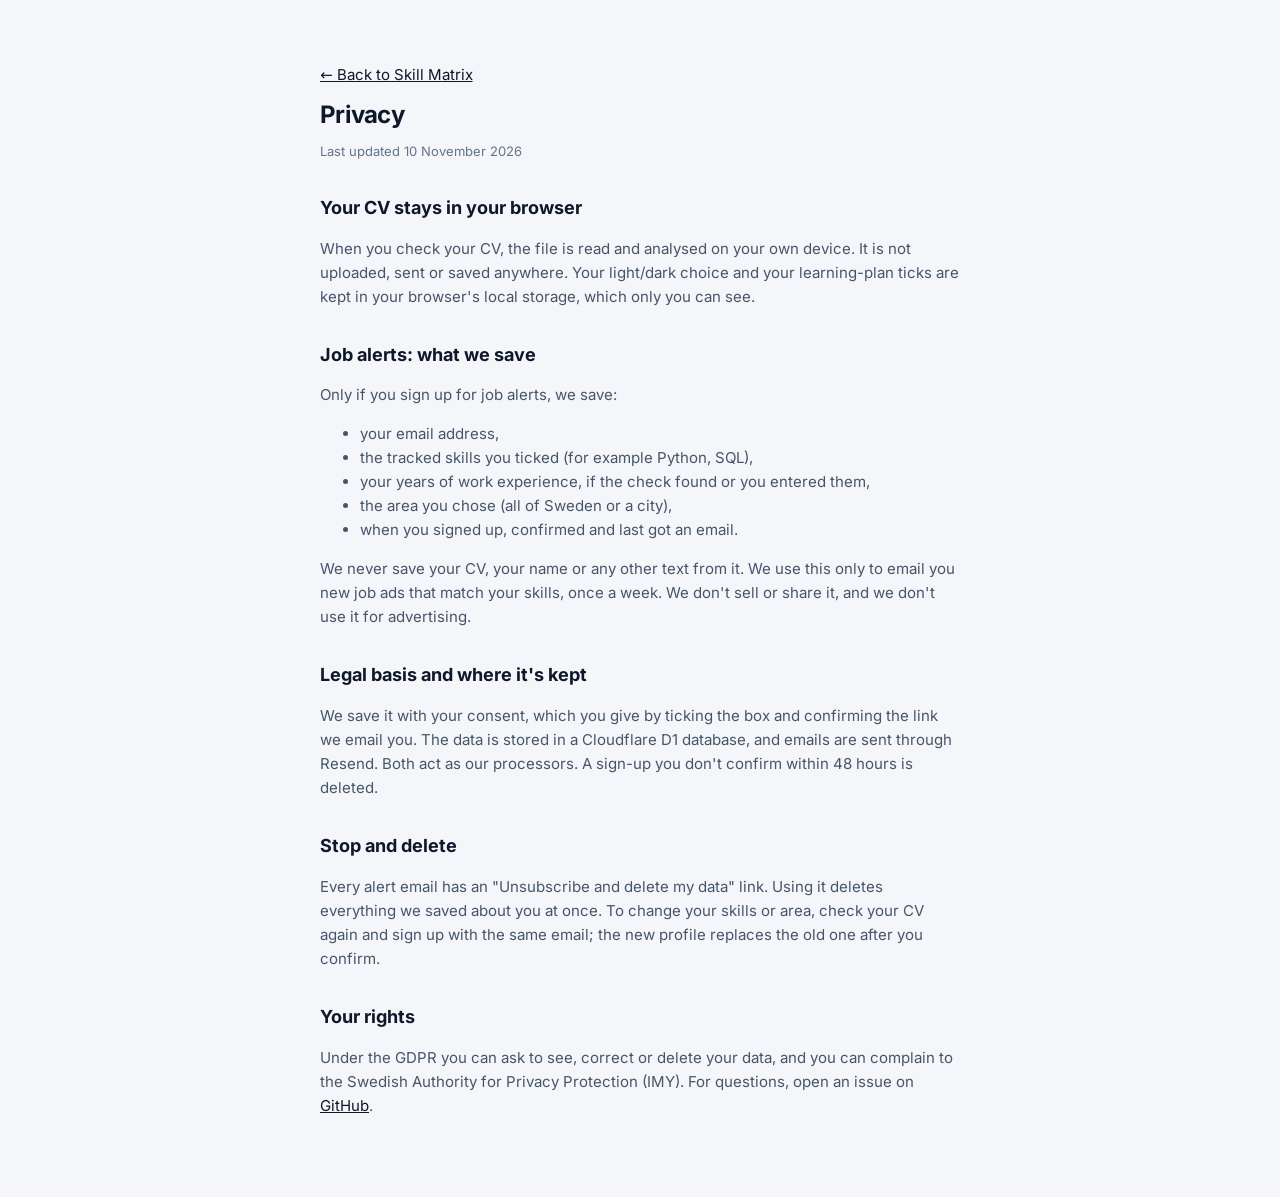
<file: frontend/privacy.html>
<!DOCTYPE html>
<html lang="en">
<head>
    <meta charset="UTF-8">
    <meta name="viewport" content="width=device-width, initial-scale=1.0">
    <title>Privacy · Skill Matrix</title>
    <meta name="description" content="What Skill Matrix stores about you, and how to delete it.">
    <link rel="canonical" href="https://skillmatris.com/frontend/privacy.html">
    <link rel="stylesheet" href="styles.css">
    <script>
        try {
            const saved = localStorage.getItem('techTrends.theme');
            if (saved === 'light' || saved === 'dark') document.documentElement.dataset.theme = saved;
        } catch {}
    </script>
    <style>
        .privacy { max-width: 44rem; margin: 0 auto; padding: 3rem var(--gutter) 4rem; }
        .privacy h1 { font-size: var(--fs-xl); margin: 0 0 0.5rem; }
        .privacy h2 { font-size: var(--fs-lg); margin: 2rem 0 0.5rem; }
        .privacy p, .privacy li { color: var(--text-secondary); line-height: 1.6; }
        .privacy a { color: var(--text-primary); }
        .privacy .updated { color: var(--text-muted); font-size: var(--fs-sm); }
    </style>
</head>
<body>
    <main class="privacy">
        <p><a href="index.html">← Back to Skill Matrix</a></p>
        <h1>Privacy</h1>
        <p class="updated">Last updated 10 November 2026</p>

        <h2>Your CV stays in your browser</h2>
        <p>When you check your CV, the file is read and analysed on your own device. It is not uploaded, sent or saved anywhere. Your light/dark choice and your learning-plan ticks are kept in your browser's local storage, which only you can see.</p>

        <h2>Job alerts: what we save</h2>
        <p>Only if you sign up for job alerts, we save:</p>
        <ul>
            <li>your email address,</li>
            <li>the tracked skills you ticked (for example Python, SQL),</li>
            <li>your years of work experience, if the check found or you entered them,</li>
            <li>the area you chose (all of Sweden or a city),</li>
            <li>when you signed up, confirmed and last got an email.</li>
        </ul>
        <p>We never save your CV, your name or any other text from it. We use this only to email you new job ads that match your skills, once a week. We don't sell or share it, and we don't use it for advertising.</p>

        <h2>Legal basis and where it's kept</h2>
        <p>We save it with your consent, which you give by ticking the box and confirming the link we email you. The data is stored in a Cloudflare D1 database, and emails are sent through Resend. Both act as our processors. A sign-up you don't confirm within 48 hours is deleted.</p>

        <h2>Stop and delete</h2>
        <p>Every alert email has an "Unsubscribe and delete my data" link. Using it deletes everything we saved about you at once. To change your skills or area, check your CV again and sign up with the same email; the new profile replaces the old one after you confirm.</p>

        <h2>Your rights</h2>
        <p>Under the GDPR you can ask to see, correct or delete your data, and you can complain to the Swedish Authority for Privacy Protection (IMY). For questions, open an issue on <a href="https://github.com/aamirusaf/sweden-tech-trends/issues" target="_blank" rel="noopener noreferrer">GitHub</a>.</p>
    </main>
</body>
</html>
</file>
<file: frontend/styles.css>
/* Skill Matrix design tokens.
   One set of tokens drives the page and the charts (app.js reads them with
   getComputedStyle), so light and dark mode stay in step. The categorical chart
   colors live in app.js and were validated for colorblind separation against
   both card surfaces below. */

@font-face {
    font-family: "Inter";
    src: url("fonts/inter-latin-wght-normal.woff2") format("woff2");
    font-weight: 100 900;
    font-style: normal;
    font-display: swap;
}

:root {
    color-scheme: light;
    --page: #f4f6f9;
    --surface: #ffffff;
    --surface-2: #f7f9fb;
    --surface-3: #eef1f5;
    --text-primary: #0f172a;
    --text-secondary: #475569;
    --text-muted: #64748b;
    --border: rgba(15, 23, 42, 0.08);
    --border-strong: rgba(15, 23, 42, 0.18);
    --gridline: #e8ecf1;
    --axis: #cbd2dc;
    --accent: #0f172a;
    --accent-ink: #ffffff;
    --focus: #2a78d6;
    --brand-blue: #005293;
    --brand-yellow: #fecb00;
    --good: #0f8a5f;
    --bad: #c2410c;
    --tooltip-bg: #0f172a;
    --tooltip-ink: #f8fafc;
    /* Job titles: one hue, used for their bars, sparklines and the heatmap scale. */
    --title: #6250d6;
    --title-ink: #ffffff;
    --shadow-sm: 0 1px 2px rgba(15, 23, 42, 0.04), 0 1px 3px rgba(15, 23, 42, 0.06);
    --shadow-md: 0 4px 16px -4px rgba(15, 23, 42, 0.10);

    --font-sans: "Inter", ui-sans-serif, system-ui, -apple-system, "Segoe UI", Roboto, Helvetica, Arial, sans-serif;

    /* type scale (1.2 ratio) */
    --fs-xs: 0.75rem;
    --fs-sm: 0.8125rem;
    --fs-base: 0.9375rem;
    --fs-md: 1rem;
    --fs-lg: 1.125rem;
    --fs-xl: 1.5rem;
    --fs-display: clamp(2rem, 1.4rem + 2.6vw, 3.25rem);

    --radius-sm: 8px;
    --radius: 14px;
    --content: 1200px;
    --gutter: clamp(1rem, 3vw, 2rem);
}

/* Dark mode: follows the OS unless the viewer picked light with the toggle. */
@media (prefers-color-scheme: dark) {
    :root:not([data-theme="light"]) {
        color-scheme: dark;
        --page: #0b0f15;
        --surface: #121821;
        --surface-2: #161d28;
        --surface-3: #1d2532;
        --text-primary: #e8edf4;
        --text-secondary: #a9b3c1;
        --text-muted: #8591a3;
        --border: rgba(255, 255, 255, 0.07);
        --border-strong: rgba(255, 255, 255, 0.18);
        --gridline: #212a36;
        --axis: #333d4b;
        --accent: #e8edf4;
        --accent-ink: #0b0f15;
        --focus: #3987e5;
        --good: #34c08b;
        --bad: #f08a5d;
        --tooltip-bg: #e8edf4;
        --tooltip-ink: #0b0f15;
        --title: #9085e9;
        --title-ink: #0b0f15;
        --shadow-sm: 0 1px 2px rgba(0, 0, 0, 0.3);
        --shadow-md: 0 6px 20px -6px rgba(0, 0, 0, 0.5);
    }
}

:root[data-theme="dark"] {
    color-scheme: dark;
    --page: #0b0f15;
    --surface: #121821;
    --surface-2: #161d28;
    --surface-3: #1d2532;
    --text-primary: #e8edf4;
    --text-secondary: #a9b3c1;
    --text-muted: #8591a3;
    --border: rgba(255, 255, 255, 0.07);
    --border-strong: rgba(255, 255, 255, 0.18);
    --gridline: #212a36;
    --axis: #333d4b;
    --accent: #e8edf4;
    --accent-ink: #0b0f15;
    --focus: #3987e5;
    --good: #34c08b;
    --bad: #f08a5d;
    --tooltip-bg: #e8edf4;
    --tooltip-ink: #0b0f15;
    --title: #9085e9;
    --title-ink: #0b0f15;
    --shadow-sm: 0 1px 2px rgba(0, 0, 0, 0.3);
    --shadow-md: 0 6px 20px -6px rgba(0, 0, 0, 0.5);
}

* {
    box-sizing: border-box;
}

html {
    scroll-behavior: smooth;
    scroll-padding-top: 8rem;
}

@media (prefers-reduced-motion: reduce) {
    html { scroll-behavior: auto; }
}

body {
    margin: 0;
    font-family: var(--font-sans);
    font-size: var(--fs-base);
    line-height: 1.55;
    font-feature-settings: "cv11", "ss01";
    -webkit-font-smoothing: antialiased;
    background-color: var(--page);
    color: var(--text-primary);
}

a {
    color: inherit;
}

:focus-visible {
    outline: 2px solid var(--focus);
    outline-offset: 2px;
    border-radius: 4px;
}

/* ---------- Top bar ---------- */

.topbar {
    background-color: var(--surface);
    border-bottom: 1px solid var(--border);
}

.topbar-inner {
    max-width: var(--content);
    margin: 0 auto;
    padding: 0.75rem var(--gutter);
    display: flex;
    align-items: center;
    gap: 1.5rem;
}

.brand {
    display: inline-flex;
    align-items: center;
    gap: 0.625rem;
    font-weight: 700;
    font-size: var(--fs-md);
    letter-spacing: -0.01em;
    text-decoration: none;
}

/* A small nod to the Swedish flag: blue square, yellow cross. */
.brand-mark {
    width: 22px;
    height: 22px;
    border-radius: 6px;
    background:
        linear-gradient(var(--brand-yellow), var(--brand-yellow)) 7px 0 / 4px 100% no-repeat,
        linear-gradient(var(--brand-yellow), var(--brand-yellow)) 0 9px / 100% 4px no-repeat,
        var(--brand-blue);
}

.topnav {
    display: flex;
    gap: 0.25rem;
    margin-left: auto;
}

.topnav a {
    font-size: var(--fs-sm);
    font-weight: 500;
    color: var(--text-secondary);
    text-decoration: none;
    padding: 0.375rem 0.75rem;
    border-radius: 999px;
    transition: background-color 0.15s ease, color 0.15s ease;
}

.topnav a:hover {
    color: var(--text-primary);
    background-color: var(--surface-3);
}

.icon-button {
    display: inline-grid;
    place-items: center;
    width: 36px;
    height: 36px;
    padding: 0;
    color: var(--text-secondary);
    background: transparent;
    border: 1px solid var(--border);
    border-radius: 999px;
    cursor: pointer;
    transition: color 0.15s ease, border-color 0.15s ease;
}

.icon-button:hover {
    color: var(--text-primary);
    border-color: var(--border-strong);
}

.icon-button svg {
    width: 18px;
    height: 18px;
    fill: none;
    stroke: currentColor;
    stroke-width: 1.75;
    stroke-linecap: round;
    stroke-linejoin: round;
}

/* Show the icon of the mode you'd switch to. */
.icon-sun { display: none; }
@media (prefers-color-scheme: dark) {
    :root:not([data-theme="light"]) .icon-sun { display: block; }
    :root:not([data-theme="light"]) .icon-moon { display: none; }
}
:root[data-theme="dark"] .icon-sun { display: block; }
:root[data-theme="dark"] .icon-moon { display: none; }

@media (max-width: 760px) {
    .topnav { display: none; }
    .icon-button { margin-left: auto; }
}

/* ---------- Page & hero ---------- */

.page {
    padding-bottom: 4rem;
}

.hero {
    max-width: var(--content);
    margin: 0 auto;
    padding: clamp(2.5rem, 6vw, 4.5rem) var(--gutter) 2rem;
}

.eyebrow {
    display: inline-flex;
    align-items: center;
    gap: 0.5rem;
    margin: 0 0 1rem;
    font-size: var(--fs-xs);
    font-weight: 600;
    letter-spacing: 0.08em;
    text-transform: uppercase;
    color: var(--text-muted);
}

.eyebrow::before {
    content: "";
    width: 18px;
    height: 2px;
    background-color: var(--brand-yellow);
    border-radius: 2px;
}

h1 {
    max-width: 22ch;
    margin: 0 0 1rem;
    font-size: var(--fs-display);
    font-weight: 700;
    line-height: 1.08;
    letter-spacing: -0.03em;
}

.lede {
    max-width: 62ch;
    margin: 0;
    font-size: var(--fs-lg);
    line-height: 1.6;
    color: var(--text-secondary);
}

.hero-actions {
    display: flex;
    flex-wrap: wrap;
    align-items: center;
    gap: 0.75rem 1rem;
    margin-top: 1.5rem;
}

.hero-cta {
    display: inline-flex;
    align-items: center;
    gap: 0.5rem;
    padding: 0.75rem 1.25rem;
    font-weight: 600;
    color: var(--accent-ink);
    background-color: var(--accent);
    border-radius: 999px;
    text-decoration: none;
    box-shadow: var(--shadow-md);
    transition: transform 0.15s ease;
}

.hero-cta::after { content: "↓"; }
.hero-cta:hover { transform: translateY(-1px); }
.hero-cta:focus-visible { outline: 2px solid var(--focus); outline-offset: 3px; }

.hero-cta-note {
    font-size: var(--fs-sm);
    color: var(--text-muted);
}

.kpis {
    display: grid;
    grid-template-columns: repeat(4, minmax(0, 1fr));
    gap: 1px;
    margin: 2.5rem 0 0;
    background-color: var(--border);
    border: 1px solid var(--border);
    border-radius: var(--radius);
    overflow: hidden;
    box-shadow: var(--shadow-sm);
}

.kpi {
    min-width: 0;
    padding: 1.125rem 1.25rem;
    background-color: var(--surface);
}

.kpi dt {
    font-size: var(--fs-xs);
    font-weight: 500;
    color: var(--text-muted);
}

.kpi dd {
    margin: 0.25rem 0 0;
    font-size: var(--fs-xl);
    font-weight: 650;
    letter-spacing: -0.02em;
    font-variant-numeric: tabular-nums;
    white-space: nowrap;
    overflow: hidden;
    text-overflow: ellipsis;
}

.kpi dd small {
    margin-left: 0.375rem;
    font-size: var(--fs-sm);
    font-weight: 500;
    letter-spacing: 0;
    color: var(--text-secondary);
}

@media (max-width: 760px) {
    .kpis { grid-template-columns: repeat(2, minmax(0, 1fr)); }
}

/* Wide screens: headline on the left, the four KPI tiles as a 2x2 block on the right. */
@media (min-width: 1000px) {
    .hero {
        display: grid;
        grid-template-columns: minmax(0, 1.55fr) minmax(0, 1fr);
        gap: 3rem;
        align-items: center;
    }
    .hero .kpis {
        grid-template-columns: repeat(2, minmax(0, 1fr));
        margin: 0;
    }
    .hero .kpi { padding: 1.375rem 1.5rem; }
}

/* ---------- Sticky filter bar ---------- */

.toolbar {
    position: sticky;
    top: 0;
    z-index: 10;
    background-color: color-mix(in srgb, var(--page) 85%, transparent);
    backdrop-filter: saturate(1.4) blur(10px);
    -webkit-backdrop-filter: saturate(1.4) blur(10px);
    border-bottom: 1px solid var(--border);
}

.toolbar-inner {
    max-width: var(--content);
    margin: 0 auto;
    padding: 0.75rem var(--gutter);
    display: flex;
    align-items: center;
    flex-wrap: wrap;
    gap: 0.5rem 0.875rem;
}

.toolbar-label {
    font-size: var(--fs-xs);
    font-weight: 600;
    letter-spacing: 0.06em;
    text-transform: uppercase;
    color: var(--text-muted);
}

.timestamp {
    margin-left: auto;
    display: inline-flex;
    align-items: center;
    gap: 0.5rem;
    font-size: var(--fs-xs);
    color: var(--text-muted);
    font-variant-numeric: tabular-nums;
}

.timestamp::before {
    content: "";
    width: 7px;
    height: 7px;
    border-radius: 50%;
    background-color: var(--good);
    box-shadow: 0 0 0 3px color-mix(in srgb, var(--good) 22%, transparent);
}

@media (max-width: 600px) {
    /* On phones the wrapped filter row would eat too much of the screen if it stuck. */
    .toolbar { position: static; }
    .toolbar-label { display: none; }
    .timestamp { margin-left: 0; width: 100%; }
    .section-head { grid-template-columns: minmax(0, 1fr); gap: 0.25rem; }
}

/* ---------- Pills (location filter, category tabs, buttons) ---------- */

.pill-group {
    display: flex;
    flex-wrap: wrap;
    gap: 0.375rem;
}

.location-pill {
    font: inherit;
    font-size: var(--fs-sm);
    font-weight: 500;
    line-height: 1.2;
    color: var(--text-secondary);
    background-color: var(--surface);
    border: 1px solid var(--border-strong);
    border-radius: 999px;
    padding: 0.4375rem 0.875rem;
    cursor: pointer;
    transition: border-color 0.15s ease, background-color 0.15s ease, color 0.15s ease;
}

.location-pill:hover {
    color: var(--text-primary);
    border-color: var(--text-muted);
}

.location-pill-active,
.location-pill-active:hover {
    color: var(--accent-ink);
    background-color: var(--accent);
    border-color: var(--accent);
}

/* Category switch inside the history card: a segmented control. */
.pill-group-tabs {
    display: inline-flex;
    gap: 2px;
    padding: 3px;
    margin-bottom: 1.25rem;
    background-color: var(--surface-3);
    border-radius: 999px;
}

.pill-group-tabs .location-pill {
    border-color: transparent;
    background-color: transparent;
}

.pill-group-tabs .location-pill-active {
    color: var(--text-primary);
    background-color: var(--surface);
    border-color: var(--border);
    box-shadow: var(--shadow-sm);
}

@media (max-width: 600px) {
    /* Four tabs don't fit a phone: let them wrap onto a second row. */
    .pill-group-tabs { display: flex; flex-wrap: wrap; border-radius: 18px; }
    .pill-group-tabs .location-pill {
        flex: 1 1 auto;
        padding-inline: 0.5rem;
        font-size: var(--fs-xs);
        white-space: nowrap;
    }
}

/* ---------- Sections & cards ---------- */

.section {
    max-width: var(--content);
    margin: 0 auto;
    padding: 3.5rem var(--gutter) 0;
}

.section-head {
    display: grid;
    grid-template-columns: auto minmax(0, 1fr);
    gap: 1rem;
    align-items: baseline;
    margin-bottom: 1.5rem;
}

.section-kicker {
    margin: 0;
    font-size: var(--fs-sm);
    font-weight: 600;
    color: var(--text-muted);
    font-variant-numeric: tabular-nums;
}

.section-head h2 {
    margin: 0 0 0.375rem;
    font-size: var(--fs-xl);
    font-weight: 650;
    letter-spacing: -0.02em;
    line-height: 1.25;
}

.section-desc {
    max-width: 75ch;
    margin: 0;
    color: var(--text-secondary);
}

.card {
    min-width: 0; /* grid items default to min-width:auto, which sizes to the canvas's
                     content width and creates a circular resize loop with Chart.js */
    background-color: var(--surface);
    border: 1px solid var(--border);
    border-radius: var(--radius);
    padding: 1.5rem;
    box-shadow: var(--shadow-sm);
}

.card-head {
    margin-bottom: 1.25rem;
}

.card-head h3 {
    display: flex;
    align-items: center;
    gap: 0.5rem;
    margin: 0;
    font-size: var(--fs-md);
    font-weight: 600;
    letter-spacing: -0.01em;
}

.card-sub {
    margin: 0.25rem 0 0;
    font-size: var(--fs-sm);
    color: var(--text-muted);
}

.card-dot {
    width: 10px;
    height: 10px;
    border-radius: 3px;
    flex-shrink: 0;
    background-color: var(--text-muted);
}

.grid-3 {
    display: grid;
    grid-template-columns: repeat(auto-fit, minmax(min(320px, 100%), 1fr));
    gap: 1.25rem;
}

.chart-wrapper {
    position: relative;
    height: 300px;
}

canvas {
    display: block;
}

/* ---------- History ---------- */

.history-chart-wrapper {
    height: 400px;
}

@media (max-width: 600px) {
    .history-chart-wrapper { height: 340px; }
}

.history-table-toggle {
    margin-top: 1.25rem;
    padding-top: 1rem;
    border-top: 1px solid var(--gridline);
    font-size: var(--fs-sm);
    color: var(--text-secondary);
}

.history-table-toggle summary {
    cursor: pointer;
    font-weight: 500;
    width: fit-content;
}

.history-table-toggle summary:hover {
    color: var(--text-primary);
}

.history-table-scroll {
    overflow-x: auto;
    margin-top: 0.75rem;
}

.history-table {
    border-collapse: collapse;
    font-variant-numeric: tabular-nums;
    white-space: nowrap;
}

.history-table th,
.history-table td {
    padding: 0.375rem 0.75rem;
    text-align: right;
    border-bottom: 1px solid var(--gridline);
    color: var(--text-primary);
}

.history-table th:first-child,
.history-table td:first-child {
    text-align: left;
}

.history-table thead th {
    color: var(--text-muted);
    font-weight: 600;
}

/* ---------- Learning plan ---------- */

.plan-grid {
    display: grid;
    grid-template-columns: minmax(0, 0.9fr) minmax(0, 1.3fr) minmax(0, 1.1fr);
    gap: 1.25rem;
    align-items: start;
}

@media (max-width: 1080px) {
    .plan-grid { grid-template-columns: minmax(0, 1fr) minmax(0, 1fr); }
    .plan-grid .job-card { grid-column: 1 / -1; }
}

@media (max-width: 700px) {
    .plan-grid { grid-template-columns: minmax(0, 1fr); }
}

@media (min-width: 1081px) {
    .job-card {
        position: sticky;
        top: 4.5rem;
        max-height: calc(100vh - 6rem);
        overflow-y: auto;
    }
}

.section-hint {
    margin: 0 0 1rem;
    font-size: var(--fs-sm);
    color: var(--text-secondary);
}

.skill-category-label {
    margin: 1.25rem 0 0.625rem;
    font-size: var(--fs-xs);
    font-weight: 600;
    letter-spacing: 0.06em;
    text-transform: uppercase;
    color: var(--text-muted);
}

.skill-category-label:first-child {
    margin-top: 0;
}

.skill-picker-group {
    display: flex;
    flex-wrap: wrap;
    gap: 0.375rem;
}

/* Each skill is a toggle chip wrapping a real checkbox. */
.skill-check-row {
    position: relative;
    display: inline-flex;
    align-items: center;
    gap: 0.4375rem;
    padding: 0.375rem 0.75rem 0.375rem 0.625rem;
    font-size: var(--fs-sm);
    font-weight: 500;
    color: var(--text-secondary);
    border: 1px solid var(--border-strong);
    border-radius: 999px;
    cursor: pointer;
    user-select: none;
    transition: border-color 0.15s ease, background-color 0.15s ease, color 0.15s ease;
}

.skill-check-row:hover {
    color: var(--text-primary);
    border-color: var(--text-muted);
}

.skill-check-row input {
    position: absolute;
    opacity: 0;
    pointer-events: none;
}

.skill-check-row:has(input:focus-visible) {
    outline: 2px solid var(--focus);
    outline-offset: 2px;
}

.skill-check-row:has(input:checked) {
    color: var(--text-primary);
    background-color: var(--surface-3);
    border-color: var(--text-muted);
}

.skill-check-row:has(input:checked)::after {
    content: "✓";
    font-size: var(--fs-xs);
    font-weight: 700;
}

.skill-swatch {
    width: 8px;
    height: 8px;
    border-radius: 50%;
    flex-shrink: 0;
}

.skill-gap-results {
    display: flex;
    flex-direction: column;
}

.skill-gap-item {
    padding: 0.875rem 0.5rem;
    border-top: 1px solid var(--gridline);
}

.skill-gap-item:first-child {
    border-top: none;
    padding-top: 0.25rem;
}

.skill-gap-item-clickable {
    cursor: pointer;
    border-radius: var(--radius-sm);
    transition: background-color 0.15s ease;
}

.skill-gap-item-clickable:hover {
    background-color: var(--surface-2);
}

.skill-gap-item.is-selected {
    background-color: var(--surface-3);
}

.skill-gap-item-header {
    display: grid;
    grid-template-columns: 1.75rem minmax(0, 1fr) auto;
    align-items: center;
    column-gap: 0.5rem;
    row-gap: 0.375rem;
}

.skill-gap-rank {
    font-size: var(--fs-xs);
    font-weight: 600;
    color: var(--text-muted);
    font-variant-numeric: tabular-nums;
}

.skill-gap-name {
    display: inline-flex;
    align-items: center;
    gap: 0.5rem;
    font-weight: 600;
    min-width: 0;
}

.skill-gap-count {
    font-size: var(--fs-sm);
    font-weight: 600;
    font-variant-numeric: tabular-nums;
    color: var(--text-primary);
}

.skill-gap-bar {
    grid-column: 2 / -1;
    height: 4px;
    border-radius: 999px;
    background-color: var(--surface-3);
    overflow: hidden;
}

.skill-gap-bar span {
    display: block;
    height: 100%;
    border-radius: 999px;
}

.skill-gap-trend {
    grid-column: 2 / -1;
    font-size: var(--fs-xs);
    font-weight: 500;
    white-space: nowrap;
}

.trend-up { color: var(--good); }
.trend-down { color: var(--bad); }
.trend-flat { color: var(--text-muted); }

.skill-gap-courses {
    display: flex;
    flex-direction: column;
    gap: 0.125rem;
    margin-top: 0.5rem;
    padding-left: 2.25rem;
    font-size: var(--fs-sm);
    color: var(--text-muted);
}

.skill-gap-courses a {
    width: fit-content;
    color: var(--text-secondary);
    text-decoration: underline;
    text-decoration-color: var(--border-strong);
    text-underline-offset: 3px;
}

.skill-gap-courses a:hover {
    color: var(--text-primary);
    text-decoration-color: currentColor;
}

.show-more {
    align-self: flex-start;
    margin-top: 0.75rem;
}

.skill-gap-empty {
    text-align: center;
    color: var(--text-muted);
    padding: 2rem 1rem;
    margin: 0;
    border: 1px dashed var(--border-strong);
    border-radius: var(--radius-sm);
}

.job-postings-list {
    display: flex;
    flex-direction: column;
    gap: 0.5rem;
}

.job-posting-card {
    display: block;
    border: 1px solid var(--border);
    border-radius: var(--radius-sm);
    padding: 0.75rem 0.875rem;
    text-decoration: none;
    color: inherit;
    background-color: var(--surface-2);
    transition: border-color 0.15s ease, background-color 0.15s ease;
}

.job-posting-card:hover {
    border-color: var(--border-strong);
    background-color: var(--surface);
}

.job-posting-headline {
    font-weight: 600;
    line-height: 1.4;
    margin-bottom: 0.125rem;
}

.job-posting-meta {
    font-size: var(--fs-sm);
    color: var(--text-muted);
}

.remote-work-badge {
    margin: 0;
    padding: 0.625rem 0.75rem;
    font-size: var(--fs-sm);
    color: var(--text-secondary);
    background-color: var(--surface-2);
    border-radius: var(--radius-sm);
}

.co-occurrence-row {
    display: flex;
    flex-wrap: wrap;
    align-items: center;
    gap: 0.375rem;
    padding: 0.25rem 0 0.75rem;
    margin-bottom: 0.25rem;
    border-bottom: 1px solid var(--gridline);
}

.co-occurrence-label {
    font-size: var(--fs-xs);
    color: var(--text-muted);
    margin-right: 0.125rem;
}

.co-occurrence-chip {
    font-size: var(--fs-xs);
    font-weight: 500;
    color: var(--text-secondary);
    background-color: var(--surface-3);
    border-radius: 999px;
    padding: 0.1875rem 0.625rem;
    font-variant-numeric: tabular-nums;
}

.visually-hidden {
    position: absolute;
    width: 1px;
    height: 1px;
    overflow: hidden;
    clip: rect(0 0 0 0);
    white-space: nowrap;
}

/* ---------- Footer ---------- */

.site-footer {
    border-top: 1px solid var(--border);
    background-color: var(--surface);
}

.footer-inner {
    max-width: var(--content);
    margin: 0 auto;
    padding: 1.5rem var(--gutter);
    display: flex;
    flex-wrap: wrap;
    justify-content: space-between;
    gap: 0.5rem 2rem;
    font-size: var(--fs-sm);
    color: var(--text-muted);
}

.footer-inner p {
    margin: 0;
}

.footer-inner a {
    color: var(--text-secondary);
    text-underline-offset: 3px;
}

/* ---------- "How the skills connect" radial tree ---------- */

.network-layout {
    display: grid;
    grid-template-columns: minmax(0, 1.5fr) minmax(260px, 1fr);
    gap: 2rem;
    align-items: center;
}

@media (max-width: 760px) {
    .network-layout {
        grid-template-columns: minmax(0, 1fr);
    }
}

.network-chart {
    min-width: 0;
    color: var(--text-secondary);
}

.network-panel {
    padding: 1.25rem;
    background-color: var(--surface-2);
    border: 1px solid var(--border);
    border-radius: var(--radius-sm);
}

.network-svg {
    display: block;
    width: 100%;
    max-width: 620px;
    height: auto;
    margin: 0 auto;
    overflow: visible;
    font-family: inherit;
}

.network-branch {
    fill: none;
    stroke: var(--gridline);
    stroke-width: 1.5;
    transition: stroke 0.3s ease, stroke-width 0.3s ease;
}

.network-branch.is-lit {
    stroke-width: 2.5;
}

.network-link {
    fill: none;
    stroke: var(--text-muted);
    stroke-opacity: 0.28;
    stroke-linecap: round;
}

.network-link.is-bundle {
    stroke-opacity: 0.9;
    stroke-dasharray: 6 5;
    animation: network-flow 1.2s linear infinite;
}

@keyframes network-flow {
    to { stroke-dashoffset: -22; }
}

.network-root {
    fill: var(--surface-3);
    stroke: var(--border-strong);
}

.network-root-label {
    font-size: 11px;
    font-weight: 600;
    fill: var(--text-secondary);
}

.network-category-node {
    opacity: 0.45;
}

.network-category-node.is-lit {
    opacity: 1;
}

.network-category-label {
    paint-order: stroke;
    stroke: var(--surface);
    stroke-width: 4px;
    stroke-linejoin: round;
    font-size: 10.5px;
    font-weight: 600;
    letter-spacing: 0.04em;
    text-transform: uppercase;
    fill: var(--text-muted);
}

.network-leaf {
    cursor: pointer;
    outline: none;
}

.network-hit {
    fill: transparent;
}

.network-dot {
    transition: opacity 0.3s ease;
}

.network-leaf.is-dim .network-dot {
    opacity: 0.35;
}

.network-leaf:hover .network-dot,
.network-leaf:focus-visible .network-dot {
    opacity: 1;
}

.network-halo {
    fill: none;
    stroke-width: 2;
    transform-box: fill-box;
    transform-origin: center;
    animation: network-pulse 1.8s ease-out infinite;
}

.network-leaf.is-selected .network-halo {
    stroke-width: 3;
    animation: none;
}

@keyframes network-pulse {
    0%   { transform: scale(0.8); opacity: 0.9; }
    100% { transform: scale(1.6); opacity: 0; }
}

.network-label {
    font-size: 12.5px;
    font-weight: 500;
    fill: var(--text-muted);
    transition: fill 0.3s ease;
}

.network-leaf.is-selected .network-label,
.network-leaf.is-bundle .network-label {
    fill: var(--text-primary);
    font-weight: 700;
}

.network-leaf:hover .network-label,
.network-leaf:focus-visible .network-label {
    fill: var(--text-primary);
    text-decoration: underline;
}

.network-step {
    font-size: 10.5px;
    fill: var(--text-secondary);
}

@media (prefers-reduced-motion: reduce) {
    .network-link.is-bundle,
    .network-halo {
        animation: none;
    }
}

.network-panel-title {
    display: flex;
    align-items: center;
    gap: 0.5rem;
    margin: 0 0 0.25rem;
    font-size: var(--fs-xl);
    font-weight: 650;
    letter-spacing: -0.02em;
}

.network-panel-title .skill-swatch {
    width: 12px;
    height: 12px;
}

.network-panel-meta,
.network-panel-note {
    margin: 0 0 1rem;
    font-size: var(--fs-sm);
    color: var(--text-secondary);
    line-height: 1.55;
}

.network-panel-subhead {
    margin: 0 0 0.625rem;
    font-size: var(--fs-xs);
    font-weight: 600;
    letter-spacing: 0.06em;
    text-transform: uppercase;
    color: var(--text-muted);
}

.network-steps {
    list-style: none;
    margin: 0 0 1rem;
    padding: 0;
    display: flex;
    flex-direction: column;
    gap: 0.5rem;
}

.network-step-row {
    display: grid;
    grid-template-columns: minmax(7rem, auto) 1fr 2.75rem;
    align-items: center;
    gap: 0.75rem;
    font-size: var(--fs-sm);
}

.network-step-label {
    display: inline-flex;
    align-items: center;
    gap: 0.375rem;
    font: inherit;
    font-weight: 600;
    color: var(--text-primary);
    background: none;
    border: none;
    padding: 0;
    text-align: left;
}

button.network-step-label {
    cursor: pointer;
}

button.network-step-label:hover {
    text-decoration: underline;
}

span.network-step-label {
    color: var(--text-secondary);
    font-weight: 500;
}

.network-step-num {
    display: inline-grid;
    place-items: center;
    width: 1.25rem;
    height: 1.25rem;
    border-radius: 50%;
    font-size: 0.6875rem;
    color: var(--accent-ink);
    background-color: var(--accent);
}

.network-step-bar {
    height: 6px;
    border-radius: 999px;
    background-color: var(--surface-3);
    overflow: hidden;
}

.network-step-fill {
    display: block;
    height: 100%;
    border-radius: 999px;
    transition: width 0.4s ease;
}

.network-step-value {
    text-align: right;
    font-variant-numeric: tabular-nums;
    color: var(--text-secondary);
}

.network-openings {
    margin-top: 0.25rem;
}

/* The tree scales down with the screen; enlarge its text so labels stay readable. */
@media (max-width: 600px) {
    .network-label { font-size: 21px; }
    .network-step { font-size: 17px; }
    .network-category-label { font-size: 15px; }
    .network-root-label { font-size: 15px; }
    .card { padding: 1.125rem; }
    .network-panel { padding: 1rem; }
}

/* ---------- Job Titles ---------- */

.titles-layout {
    display: grid;
    grid-template-columns: minmax(0, 1.45fr) minmax(280px, 1fr);
    gap: 1.25rem;
    margin-bottom: 1.25rem;
    align-items: start;
}

@media (max-width: 900px) {
    .titles-layout { grid-template-columns: minmax(0, 1fr); }
}

.title-panel {
    background: none;
    border: none;
    padding: 0;
}

.title-rows {
    list-style: none;
    margin: 0;
    padding: 0;
    display: flex;
    flex-direction: column;
    gap: 2px;
}

.title-row {
    display: grid;
    grid-template-columns: minmax(10.5rem, 1.1fr) minmax(5rem, 1.4fr) 4.75rem 96px;
    align-items: center;
    gap: 0.875rem;
    width: 100%;
    padding: 0.4rem 0.5rem;
    font: inherit;
    font-size: var(--fs-sm);
    color: var(--text-primary);
    text-align: left;
    background: none;
    border: 1px solid transparent;
    border-radius: var(--radius-sm);
    cursor: pointer;
}

.title-row.no-history {
    grid-template-columns: minmax(10.5rem, 1fr) minmax(5rem, 1.6fr);
}

.title-row:hover {
    background-color: var(--surface-2);
}

.title-row.is-selected {
    background-color: var(--surface-2);
    border-color: var(--border-strong);
}

.title-row-head {
    cursor: default;
    padding-top: 0;
    padding-bottom: 0.375rem;
    font-size: var(--fs-xs);
    font-weight: 600;
    letter-spacing: 0.04em;
    text-transform: uppercase;
    color: var(--text-muted);
}

.title-row-head:hover { background: none; }

.title-name {
    display: flex;
    align-items: center;
    gap: 0.5rem;
    font-weight: 600;
    min-width: 0;
}

.title-rank {
    flex-shrink: 0;
    width: 1.25rem;
    font-size: var(--fs-xs);
    font-weight: 500;
    color: var(--text-muted);
    font-variant-numeric: tabular-nums;
}

.title-bar {
    position: relative;
    display: flex;
    align-items: center;
    gap: 0.5rem;
    height: 18px;
}

.title-bar-fill {
    display: block;
    height: 12px;
    min-width: 2px;
    border-radius: 0 4px 4px 0;
    background-color: var(--title);
    transition: width 0.4s ease;
}

.title-bar-value {
    flex-shrink: 0;
    font-variant-numeric: tabular-nums;
    color: var(--text-secondary);
}

.title-trend {
    font-size: var(--fs-xs);
    font-weight: 600;
    font-variant-numeric: tabular-nums;
    white-space: nowrap;
}

.title-spark-wrap { display: block; line-height: 0; }

.title-spark {
    width: 96px;
    height: 28px;
    overflow: visible;
}

.title-spark-line {
    fill: none;
    stroke: var(--title);
    stroke-width: 1.75;
    stroke-linejoin: round;
    stroke-linecap: round;
}

.title-spark-area {
    fill: var(--title);
    opacity: 0.12;
}

.title-spark-dot {
    fill: var(--title);
    stroke: var(--surface);
    stroke-width: 1.5;
}

.title-note {
    margin: 0.875rem 0 0;
    font-size: var(--fs-sm);
    color: var(--text-muted);
}

.link-button {
    padding: 0;
    font: inherit;
    font-weight: 600;
    color: var(--text-primary);
    background: none;
    border: none;
    text-decoration: underline;
    text-underline-offset: 3px;
    cursor: pointer;
}

.network-title-links {
    list-style: none;
    margin: 0 0 1rem;
    padding: 0;
    display: flex;
    flex-wrap: wrap;
    gap: 0.375rem;
}

.network-title-link {
    display: inline-flex;
    align-items: baseline;
    gap: 0.375rem;
    padding: 0.3rem 0.625rem;
    font: inherit;
    font-size: var(--fs-sm);
    font-weight: 600;
    color: var(--text-primary);
    background-color: var(--surface);
    border: 1px solid var(--border-strong);
    border-left: 3px solid var(--title);
    border-radius: 6px;
    cursor: pointer;
}

.network-title-link:hover { background-color: var(--surface-3); }

.network-title-value {
    font-size: var(--fs-xs);
    font-weight: 500;
    color: var(--text-muted);
}

.network-actions {
    display: flex;
    flex-wrap: wrap;
    gap: 0.5rem;
}

.network-root.is-title {
    fill: var(--title);
    stroke: none;
}

.network-root.is-title + .network-root-label {
    fill: var(--title-ink);
}

/* Heatmap: titles x skills. Cell color mixes the title hue into the surface by share. */

.heatmap-scroll {
    overflow-x: auto;
    margin: 0 -0.25rem;
    padding: 0 0.25rem 0.25rem;
}

.heatmap {
    border-collapse: separate;
    border-spacing: 2px;
    font-size: var(--fs-xs);
    font-variant-numeric: tabular-nums;
    min-width: 100%;
}

.heatmap th {
    font-weight: 600;
    color: var(--text-secondary);
}

.heatmap-corner {
    position: sticky;
    left: 0;
    z-index: 2;
    background-color: var(--surface);
    text-align: left;
    vertical-align: bottom;
    font-weight: 500 !important;
    color: var(--text-muted) !important;
    padding: 0 0.5rem 0.375rem 0;
    white-space: nowrap;
}

.heatmap-group {
    text-align: left;
    padding: 0 0 0.25rem 0.25rem;
    white-space: nowrap;
    font-size: 0.6875rem;
    letter-spacing: 0.04em;
    text-transform: uppercase;
    color: var(--text-muted) !important;
}

.heatmap-group .card-dot {
    display: inline-block;
    width: 8px;
    height: 8px;
    margin-right: 0.375rem;
    vertical-align: 0;
}

.heatmap-group-start { border-left: 6px solid transparent; background-clip: padding-box; }

.heatmap-col {
    vertical-align: bottom;
    height: 6.5rem;
    padding: 0 0 0.375rem;
}

.heatmap-col-button {
    writing-mode: vertical-rl;
    transform: rotate(180deg);
    padding: 0;
    font: inherit;
    font-weight: 600;
    color: var(--text-secondary);
    background: none;
    border: none;
    cursor: pointer;
    white-space: nowrap;
}

.heatmap-col-button:hover,
.heatmap-col.is-active .heatmap-col-button {
    color: var(--text-primary);
    text-decoration: underline;
    text-underline-offset: 3px;
}

.heatmap tbody th {
    position: sticky;
    left: 0;
    z-index: 1;
    background-color: var(--surface);
    text-align: left;
    padding: 0 0.75rem 0 0;
    white-space: nowrap;
}

.heatmap-row-button {
    padding: 0.125rem 0;
    font: inherit;
    font-size: var(--fs-sm);
    font-weight: 600;
    color: var(--text-primary);
    background: none;
    border: none;
    cursor: pointer;
    text-align: left;
}

.heatmap-row-button:hover { text-decoration: underline; text-underline-offset: 3px; }

.heatmap tbody tr.is-selected th .heatmap-row-button {
    box-shadow: inset 3px 0 0 var(--title);
    padding-left: 0.5rem;
}

.heatmap-cell {
    --level: 0%;
    min-width: 2.125rem;
    height: 1.875rem;
    text-align: center;
    border-radius: 4px;
    color: var(--text-secondary);
    background-color: color-mix(in oklab, var(--title) var(--level), var(--surface-2));
}

.heatmap-cell.is-strong {
    color: var(--title-ink);
    font-weight: 600;
}

.heatmap tbody tr.is-selected .heatmap-cell {
    outline: 1.5px solid var(--text-primary);
    outline-offset: -1px;
}

.heatmap-cell.is-active {
    box-shadow: inset 0 0 0 1.5px var(--text-primary);
}

.heatmap-legend {
    display: flex;
    flex-wrap: wrap;
    align-items: center;
    gap: 0.5rem 1rem;
    margin-top: 0.875rem;
    font-size: var(--fs-xs);
    color: var(--text-muted);
}

.heatmap-legend-scale { display: inline-flex; gap: 2px; }

.heatmap-legend-step {
    --level: 0%;
    display: inline-grid;
    place-items: center;
    width: 2rem;
    height: 1.25rem;
    border-radius: 3px;
    color: var(--text-secondary);
    background-color: color-mix(in oklab, var(--title) var(--level), var(--surface-2));
}

.heatmap-legend-step:nth-last-child(-n+2) { color: var(--title-ink); }

@media (max-width: 600px) {
    .title-row {
        grid-template-columns: minmax(0, 1fr) 4.25rem 64px;
        grid-template-areas: "name trend spark" "bar bar bar";
        row-gap: 0.25rem;
    }
    .title-row.no-history { grid-template-columns: minmax(0, 1fr); grid-template-areas: "name" "bar"; }
    .title-row .title-name { grid-area: name; }
    .title-row .title-bar { grid-area: bar; }
    .title-row .title-trend { grid-area: trend; text-align: right; }
    .title-row .title-spark-wrap { grid-area: spark; }
    .title-spark { width: 64px; }
    .title-row-head { display: none; }
    .heatmap tbody th { white-space: normal; min-width: 6.5rem; max-width: 7.5rem; line-height: 1.25; }
    .heatmap-row-button { font-size: var(--fs-xs); }
    .heatmap-corner { white-space: normal; }
}

/* ---------- Check your CV ---------- */

.cv-grid {
    display: grid;
    grid-template-columns: minmax(0, 0.95fr) minmax(0, 1.25fr);
    gap: 1.25rem;
    align-items: start;
}

@media (max-width: 900px) {
    .cv-grid { grid-template-columns: minmax(0, 1fr); }
}

.cv-privacy {
    display: flex;
    align-items: flex-start;
    gap: 0.375rem;
}

.cv-privacy svg {
    width: 14px;
    height: 14px;
    flex-shrink: 0;
    margin-top: 0.1rem;
    fill: none;
    stroke: currentColor;
    stroke-width: 2;
    stroke-linecap: round;
    stroke-linejoin: round;
}

.cv-drop {
    position: relative;
    display: flex;
    flex-direction: column;
    align-items: center;
    gap: 0.375rem;
    padding: 1.75rem 1rem;
    text-align: center;
    color: var(--text-secondary);
    background-color: var(--surface-2);
    border: 1.5px dashed var(--border-strong);
    border-radius: var(--radius-sm);
    cursor: pointer;
    transition: border-color 0.15s ease, background-color 0.15s ease;
}

.cv-drop:hover,
.cv-drop.is-dragging {
    border-color: var(--focus);
    background-color: var(--surface-3);
}

.cv-drop:has(input:focus-visible) {
    outline: 2px solid var(--focus);
    outline-offset: 2px;
}

.cv-drop input {
    position: absolute;
    width: 1px;
    height: 1px;
    opacity: 0;
}

.cv-drop svg {
    width: 28px;
    height: 28px;
    fill: none;
    stroke: var(--text-muted);
    stroke-width: 1.6;
    stroke-linecap: round;
    stroke-linejoin: round;
}

.cv-drop-title {
    font-weight: 600;
    color: var(--text-primary);
}

.cv-drop-title u { text-underline-offset: 3px; }

.cv-drop-sub {
    font-size: var(--fs-sm);
    color: var(--text-muted);
}

.cv-alt {
    display: flex;
    flex-wrap: wrap;
    gap: 0.5rem;
    margin-top: 0.75rem;
    font-size: var(--fs-sm);
    color: var(--text-muted);
}

.cv-alt .link-button { font-weight: 500; color: var(--text-secondary); }

.cv-paste {
    display: grid;
    gap: 0.5rem;
    margin-top: 0.75rem;
    justify-items: start;
}

.cv-paste textarea {
    width: 100%;
    box-sizing: border-box;
    padding: 0.625rem 0.75rem;
    font: inherit;
    font-size: var(--fs-sm);
    color: var(--text-primary);
    background-color: var(--surface);
    border: 1px solid var(--border-strong);
    border-radius: var(--radius-sm);
    resize: vertical;
}

.cv-paste[hidden] { display: none; }

.cv-status {
    margin: 0.875rem 0 0;
    font-size: var(--fs-sm);
    color: var(--text-secondary);
}

.cv-status:empty { display: none; }
.cv-status.is-error { color: var(--bad); }

.cv-found { margin-top: 1.25rem; }
.cv-found .skill-category-label:first-child { margin-top: 0; }

.skill-check-row.cv-not-found:not(:has(input:checked)) {
    color: var(--text-muted);
    border-style: dashed;
}

.cv-other {
    display: flex;
    flex-wrap: wrap;
    gap: 0.375rem;
}

.cv-experience {
    display: flex;
    flex-wrap: wrap;
    align-items: center;
    gap: 0.5rem;
    font-size: var(--fs-sm);
    color: var(--text-secondary);
}

.cv-experience input {
    width: 4.5rem;
    padding: 0.375rem 0.5rem;
    font: inherit;
    font-weight: 600;
    color: var(--text-primary);
    background-color: var(--surface);
    border: 1px solid var(--border-strong);
    border-radius: 6px;
}

.cv-experience .cv-note { flex-basis: 100%; }

.cv-note {
    margin: 0;
    font-size: var(--fs-sm);
    color: var(--text-muted);
}

.cv-text {
    margin: 0;
    font-size: var(--fs-sm);
    color: var(--text-secondary);
    line-height: 1.55;
}

.cv-empty {
    display: grid;
    justify-items: center;
    gap: 0.25rem;
    padding: 2.5rem 1rem;
    text-align: center;
    color: var(--text-muted);
}

.cv-empty p { margin: 0; }

.cv-empty-score {
    margin: 0;
    font-size: 2.5rem;
    font-weight: 650;
    color: var(--text-muted);
}

.cv-score {
    display: grid;
    grid-template-columns: auto minmax(0, 1fr);
    gap: 1.25rem;
    align-items: center;
}

.cv-ring {
    --p: 0;
    display: grid;
    place-items: center;
    width: 112px;
    height: 112px;
    border-radius: 50%;
    background:
        radial-gradient(closest-side, var(--surface) 78%, transparent 79%),
        conic-gradient(var(--focus) calc(var(--p) * 1%), var(--surface-3) 0);
}

.cv-ring-value {
    font-size: 1.625rem;
    font-weight: 650;
    letter-spacing: -0.02em;
    font-variant-numeric: tabular-nums;
}

.cv-score-label {
    margin: 0;
    font-size: var(--fs-xs);
    font-weight: 600;
    letter-spacing: 0.06em;
    text-transform: uppercase;
    color: var(--text-muted);
}

.cv-score-main {
    margin: 0.25rem 0 0.375rem;
    font-size: var(--fs-lg);
    font-weight: 600;
    line-height: 1.35;
}

@media (max-width: 480px) {
    .cv-score { grid-template-columns: minmax(0, 1fr); justify-items: start; }
    .cv-ring { width: 96px; height: 96px; }
}

.cv-block {
    margin-top: 1.5rem;
    padding-top: 1.25rem;
    border-top: 1px solid var(--gridline);
}

.cv-subhead {
    margin: 0 0 0.625rem;
    font-size: var(--fs-base);
    font-weight: 600;
}

.cv-block .cv-note + * { margin-top: 0.625rem; }

.cv-bar-row {
    display: grid;
    grid-template-columns: minmax(0, 11rem) minmax(0, 1fr) 3rem;
    grid-template-areas: "name bar value" "name sub sub";
    align-items: center;
    column-gap: 0.75rem;
    width: 100%;
    padding: 0.4375rem 0.5rem;
    margin: 0 -0.5rem;
    box-sizing: content-box;
    font: inherit;
    font-size: var(--fs-sm);
    text-align: left;
    color: var(--text-primary);
    background: none;
    border: none;
    border-radius: 6px;
    cursor: pointer;
}

.cv-bar-row:hover { background-color: var(--surface-2); }
.cv-bar-row:focus-visible { outline: 2px solid var(--focus); outline-offset: 0; }

.cv-bar-name { grid-area: name; font-weight: 500; }
.cv-bar-row.is-guess .cv-bar-name { font-weight: 700; }
.cv-bar-row.is-guess .cv-bar-name::after { content: " · your CV"; font-weight: 500; color: var(--text-muted); }

.cv-bar {
    grid-area: bar;
    height: 8px;
    background-color: var(--surface-3);
    border-radius: 999px;
    overflow: hidden;
}

.cv-bar-fill {
    display: block;
    height: 100%;
    background-color: var(--title);
    border-radius: 999px;
}

.cv-bar-value {
    grid-area: value;
    font-weight: 600;
    text-align: right;
    font-variant-numeric: tabular-nums;
}

.cv-bar-sub {
    grid-area: sub;
    font-size: var(--fs-xs);
    color: var(--text-muted);
}

@media (max-width: 600px) {
    .cv-bar-row { grid-template-columns: minmax(0, 1fr) 3rem; grid-template-areas: "name value" "bar bar" "sub sub"; row-gap: 0.25rem; }
}

.cv-gap {
    padding: 0.625rem 0;
}

.cv-gap + .cv-gap { border-top: 1px dashed var(--gridline); }

.cv-gap-head {
    display: flex;
    flex-wrap: wrap;
    justify-content: space-between;
    gap: 0.25rem 0.75rem;
    align-items: baseline;
}

.cv-gap-name {
    display: inline-flex;
    align-items: center;
    gap: 0.5rem;
    font-weight: 600;
}

.cv-gap-value {
    font-size: var(--fs-sm);
    font-weight: 600;
    color: var(--good);
    font-variant-numeric: tabular-nums;
}

.cv-gap .skill-gap-courses { margin-top: 0.375rem; }

.cv-trends {
    display: flex;
    flex-wrap: wrap;
    gap: 0.375rem;
}

.cv-trend {
    display: inline-flex;
    align-items: baseline;
    gap: 0.375rem;
    padding: 0.3rem 0.625rem;
    font-size: var(--fs-sm);
    background-color: var(--surface-2);
    border: 1px solid var(--border);
    border-radius: 6px;
}

.cv-trend-name { font-weight: 500; }

.cv-trend-value {
    font-size: var(--fs-xs);
    font-weight: 600;
    font-variant-numeric: tabular-nums;
}

.cv-actions { margin-top: 1.5rem; }

.cv-trend-then {
    font-size: var(--fs-xs);
    color: var(--text-muted);
    font-variant-numeric: tabular-nums;
}

/* Matching ads, full width under the CV cards */
.cv-jobs-card { grid-column: 1 / -1; }
.cv-jobs-card[hidden] { display: none; }

.cv-jobs-head {
    display: flex;
    flex-wrap: wrap;
    justify-content: space-between;
    align-items: flex-start;
    gap: 0.75rem 1.5rem;
}

.cv-jobs-head > div:first-child { flex: 1 1 22rem; min-width: 0; }
.cv-jobs-filter { margin-bottom: 0; }
.cv-jobs-filter .location-pill:disabled { opacity: 0.5; cursor: default; }

.cv-jobs-list {
    display: grid;
    grid-template-columns: repeat(auto-fill, minmax(min(100%, 22rem), 1fr));
    gap: 0.75rem;
    margin: 0 0 1rem;
    padding: 0;
    list-style: none;
}

.cv-job {
    display: grid;
    gap: 0.375rem;
    align-content: start;
    min-width: 0;
    padding: 0.875rem 1rem;
    background-color: var(--surface-2);
    border: 1px solid var(--border);
    border-radius: var(--radius-sm);
}

.cv-job-title {
    font-weight: 600;
    line-height: 1.35;
    color: var(--text-primary);
    overflow-wrap: anywhere;
}

a.cv-job-title {
    text-decoration: underline;
    text-decoration-color: var(--border-strong);
    text-underline-offset: 3px;
}

a.cv-job-title:hover { text-decoration-color: currentColor; }

.cv-job-meta {
    margin: 0;
    font-size: var(--fs-sm);
    color: var(--text-muted);
    overflow-wrap: anywhere;
}

.cv-job-skills {
    display: flex;
    flex-wrap: wrap;
    gap: 0.25rem;
    margin-top: 0.125rem;
}

.cv-job-skill {
    padding: 0.125rem 0.5rem;
    font-size: var(--fs-xs);
    font-weight: 500;
    border-radius: 999px;
}

.cv-job-skill.is-have {
    color: var(--text-secondary);
    background-color: var(--surface-3);
}

.cv-job-skill.is-missing {
    color: var(--bad);
    border: 1px dashed currentColor;
}

/* Match % bar on each job */
.cv-job-match {
    display: grid;
    grid-template-columns: auto 1fr;
    align-items: center;
    gap: 0.25rem 0.625rem;
    margin-top: 0.125rem;
}

.cv-job-match-value {
    font-size: var(--fs-sm);
    font-weight: 600;
    font-variant-numeric: tabular-nums;
    color: var(--text-primary);
}

.cv-job-bar {
    height: 6px;
    border-radius: 999px;
    background-color: var(--surface-3);
    overflow: hidden;
}

.cv-job-bar-fill {
    display: block;
    height: 100%;
    border-radius: inherit;
    background-color: var(--text-muted);
}

.cv-job-match.is-high .cv-job-bar-fill { background-color: var(--good); }
.cv-job-match.is-low .cv-job-bar-fill { background-color: var(--bad); }

.cv-job-match-detail {
    grid-column: 1 / -1;
    font-size: var(--fs-xs);
    color: var(--text-muted);
}

/* "Learn this next" above the jobs list */
.cv-next-skill {
    margin: 0 0 1rem;
    padding: 0.75rem 1rem;
    border: 1px solid var(--border);
    border-left: 3px solid var(--good);
    border-radius: var(--radius-sm);
    background-color: var(--surface-2);
}

.cv-next-skill-text {
    margin: 0;
    font-size: var(--fs-sm);
    color: var(--text-secondary);
}

.cv-next-skill-text strong { color: var(--text-primary); }

.cv-next-skill-label {
    margin-right: 0.25rem;
    font-weight: 600;
    color: var(--good);
}

.cv-next-skill .skill-gap-courses { margin-top: 0.375rem; padding-left: 0; }

/* Job alerts sign-up, under the matching jobs */
.cv-alerts-card {
    grid-column: 1 / -1;
    display: grid;
    grid-template-columns: minmax(0, 1fr) minmax(0, 1.1fr);
    gap: 1rem 2rem;
    align-items: start;
}
.cv-alerts-card[hidden] { display: none; }
.cv-alerts-text h3 { margin: 0 0 0.25rem; }
.cv-alerts-text .card-sub { margin: 0; }

.cv-alerts-form { display: grid; gap: 0.625rem; min-width: 0; }
.cv-alerts-row { display: flex; gap: 0.5rem; flex-wrap: wrap; }

.cv-alerts-email {
    flex: 1 1 14rem;
    min-width: 0;
    padding: 0.625rem 0.875rem;
    font: inherit;
    color: var(--text-primary);
    background-color: var(--surface-2);
    border: 1px solid var(--border-strong);
    border-radius: 999px;
}
.cv-alerts-email:focus-visible { outline: 2px solid var(--focus); outline-offset: 1px; }

.button-primary {
    padding: 0.625rem 1.125rem;
    font: inherit;
    font-weight: 600;
    color: var(--accent-ink);
    background-color: var(--accent);
    border: 0;
    border-radius: 999px;
    cursor: pointer;
}
.button-primary:disabled { opacity: 0.6; cursor: default; }
.button-primary:focus-visible { outline: 2px solid var(--focus); outline-offset: 3px; }

.cv-alerts-consent {
    display: flex;
    gap: 0.5rem;
    align-items: flex-start;
    font-size: var(--fs-sm);
    color: var(--text-secondary);
}
.cv-alerts-consent input { margin-top: 0.2rem; flex: none; }
.cv-alerts-consent a { color: inherit; }

.cv-alerts-status { margin: 0; min-height: 1.25em; font-size: var(--fs-sm); color: var(--text-muted); }
.cv-alerts-status.is-error { color: var(--bad); }
.cv-alerts-done { margin: 0.75rem 0 0; font-weight: 600; color: var(--good); }

@media (max-width: 900px) {
    .cv-alerts-card { grid-template-columns: 1fr; }
}

/* Note after a confirm or unsubscribe link */
.alerts-notice {
    position: sticky;
    top: 0;
    z-index: 50;
    display: flex;
    justify-content: center;
    align-items: center;
    gap: 1rem;
    padding: 0.75rem 1rem;
    font-weight: 600;
    color: var(--accent-ink);
    background-color: var(--good);
}
.alerts-notice-close {
    font: inherit;
    font-size: 1.25rem;
    line-height: 1;
    color: inherit;
    background: none;
    border: 0;
    cursor: pointer;
}

/* Fixed-height CV columns: content scrolls inside the cards instead of
   stretching the layout as skills, titles and jobs are added. */
@media (min-width: 901px) {
    .cv-input-card,
    .cv-result-card {
        height: min(80vh, 780px);
        box-sizing: border-box;
        overflow-y: auto;
        overscroll-behavior: contain;
        scrollbar-gutter: stable;
    }
}

.cv-jobs-list {
    max-height: min(70vh, 640px);
    overflow-y: auto;
    overscroll-behavior: contain;
    scrollbar-gutter: stable;
    padding-right: 0.25rem;
}

.cv-jobs-count {
    margin: 0.75rem 0 0;
    font-size: var(--fs-sm);
    color: var(--text-muted);
}

/* ---------- Big Themes (a tab in the Job titles card) ---------- */

#titleTabs { margin-bottom: 0; }
#titleTabs[hidden],
#titleListHeading[hidden] { display: none; }

.hot-chips {
    display: flex;
    flex-wrap: wrap;
    gap: 0.375rem;
    margin-bottom: 1rem;
}

.hot-chip-link {
    font-family: inherit;
    border: none;
    cursor: pointer;
}

.hot-chip-link:hover {
    color: var(--text-primary);
    background-color: var(--border-strong);
}
</file>
